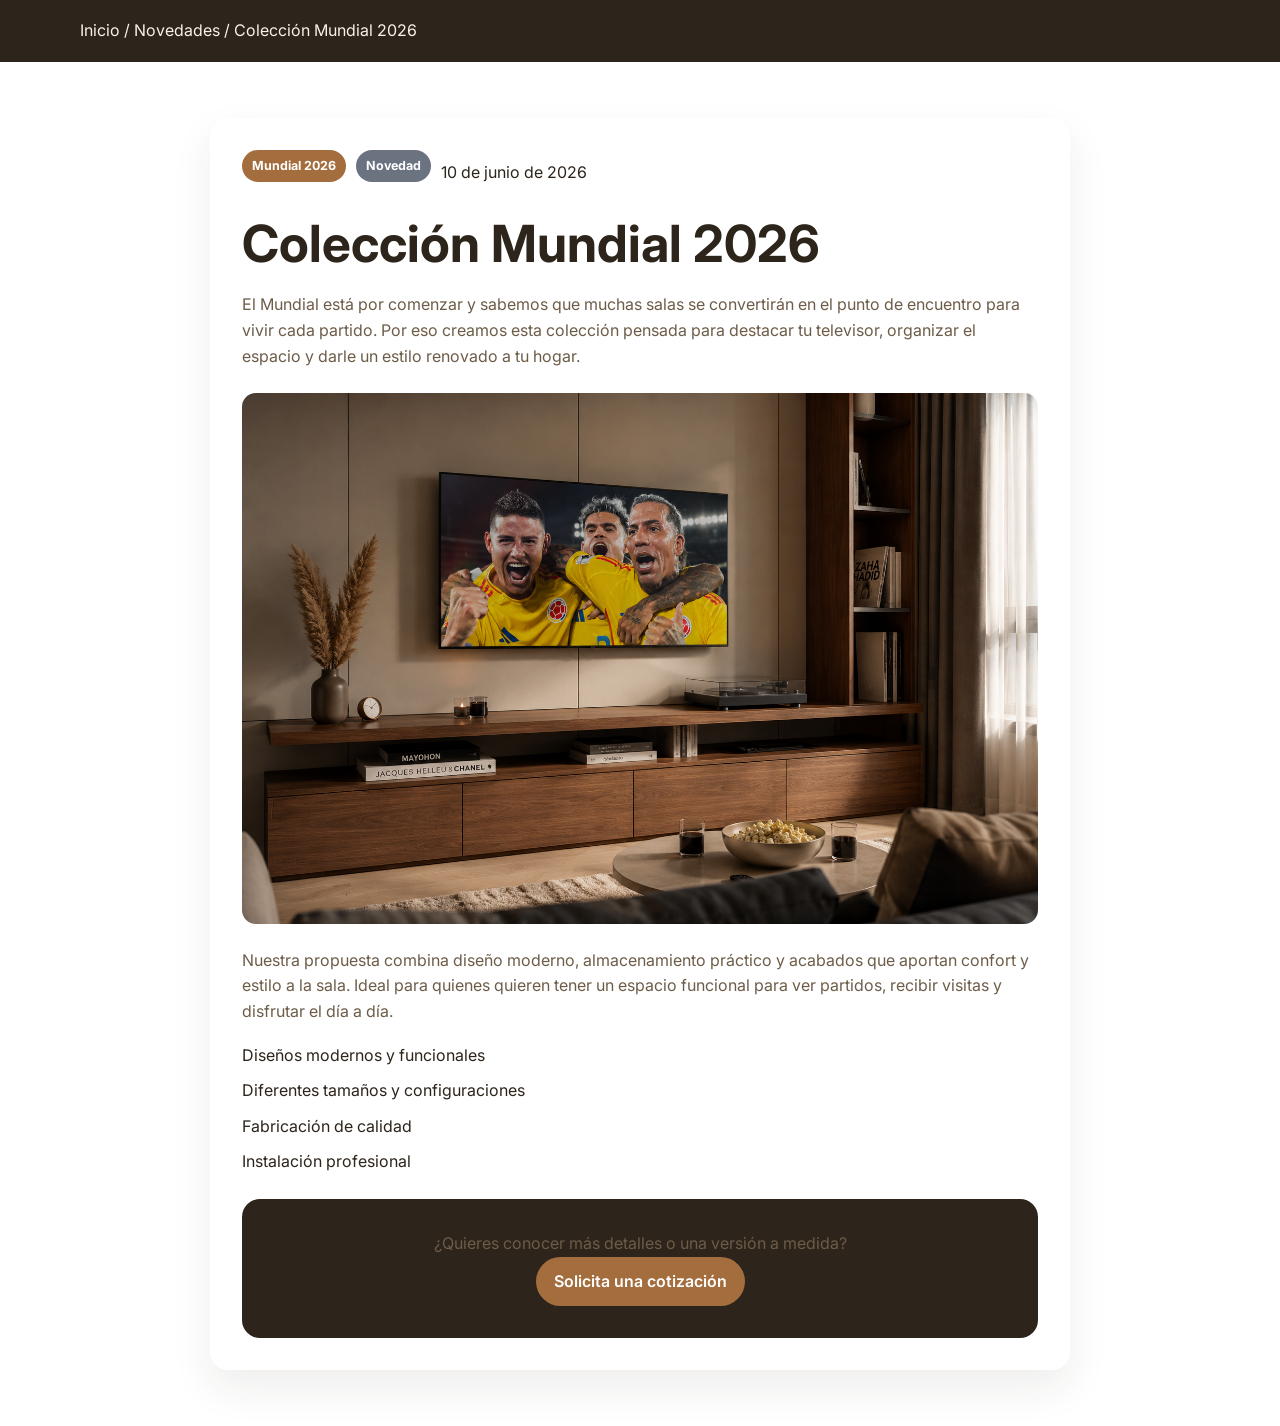
<file: novedades/mundial-2026.html>
<!DOCTYPE html>
<html lang="es">
<head>
  <meta charset="UTF-8" />
  <meta name="viewport" content="width=device-width, initial-scale=1.0" />
  <title>Colección Mundial 2026 — Mayam Muebles</title>
  <meta
    name="description"
    content="Descubre la colección Mundial 2026 de Mayam Muebles para disfrutar cada partido con estilo y confort."
  />
  <link rel="preconnect" href="https://fonts.googleapis.com" />
  <link rel="preconnect" href="https://fonts.gstatic.com" crossorigin />
  <link
    href="https://fonts.googleapis.com/css2?family=Inter:wght@400;500;600;700;800&display=swap"
    rel="stylesheet"
  />
  <link rel="stylesheet" href="../styles.css" />
</head>
<body class="article-shell">
  <div class="article-breadcrumb">
    <div class="container">
      <nav>
        <a href="../index.html">Inicio</a> /
        <a href="../index.html#novedades">Novedades</a> /
        <span>Colección Mundial 2026</span>
      </nav>
    </div>
  </div>

  <main class="article-page">
    <article class="article-card">
      <div class="article-meta">
        <span class="news-tag">Mundial 2026</span>
        <span class="news-tag" style="background:#6b7280">Novedad</span>
        <time>10 de junio de 2026</time>
      </div>
      <h1>Colección Mundial 2026</h1>
      <p>
        El Mundial está por comenzar y sabemos que muchas salas se convertirán en el punto de encuentro
        para vivir cada partido. Por eso creamos esta colección pensada para destacar tu televisor,
        organizar el espacio y darle un estilo renovado a tu hogar.
      </p>
      <img src="../public/novedad-mundial-2026.png" alt="Novedad Mundial 2026" style="margin: 24px 0; border-radius: 14px;" />
      <p>
        Nuestra propuesta combina diseño moderno, almacenamiento práctico y acabados que aportan confort
        y estilo a la sala. Ideal para quienes quieren tener un espacio funcional para ver partidos,
        recibir visitas y disfrutar el día a día.
      </p>
      <ul class="article-features">
        <li>Diseños modernos y funcionales</li>
        <li>Diferentes tamaños y configuraciones</li>
        <li>Fabricación de calidad</li>
        <li>Instalación profesional</li>
      </ul>
      <div class="article-cta">
        <p>¿Quieres conocer más detalles o una versión a medida?</p>
        <a class="btn-primary" href="../index.html#contacto">Solicita una cotización</a>
      </div>
    </article>
  </main>
</body>
</html>
</file>
<file: styles.css>
:root {
  --bg: #f7f3ea;
  --surface: #fffaf2;
  --text: #2d241b;
  --muted: #6d5c48;
  --primary: #a46d3d;
  --primary-dark: #7e5129;
  --border: #e8dcc6;
  --shadow: 0 18px 40px rgba(45, 36, 27, 0.08);
  --footer-bg: #2d241b;
}

* {
  box-sizing: border-box;
  margin: 0;
  padding: 0;
}

html {
  scroll-behavior: smooth;
}

body {
  font-family: 'Inter', sans-serif;
  background: var(--bg);
  color: var(--text);
  line-height: 1.6;
}

img {
  max-width: 100%;
  display: block;
}

a {
  color: inherit;
  text-decoration: none;
}

.container {
  width: min(1120px, 90%);
  margin: 0 auto;
}

.hero {
  background:
    linear-gradient(rgba(45, 36, 27, 0.55), rgba(45, 36, 27, 0.55)),
    url('https://images.unsplash.com/photo-1505693416388-ac5ce068fe85?auto=format&fit=crop&w=1200&q=80') center/cover;
  color: #fff;
  min-height: 620px;
}

.nav {
  display: flex;
  align-items: center;
  justify-content: space-between;
  padding: 24px 0;
}

.logo {
  font-size: 1.1rem;
  font-weight: 700;
  letter-spacing: 0.08em;
  text-transform: uppercase;
}

.nav-links {
  display: flex;
  gap: 18px;
}

.nav-links a {
  color: #f6e9cf;
}

.hero-content {
  display: grid;
  grid-template-columns: 1.3fr 0.9fr;
  gap: 40px;
  align-items: center;
  padding: 90px 0;
}

.eyebrow {
  text-transform: uppercase;
  letter-spacing: 0.18em;
  font-size: 0.78rem;
  font-weight: 700;
  color: var(--primary);
  margin-bottom: 10px;
}

.hero h1 {
  font-size: clamp(2.8rem, 5vw, 4rem);
  line-height: 1;
  margin-bottom: 16px;
}

.hero-text {
  color: #f3e7c7;
  max-width: 56ch;
  margin-bottom: 22px;
}

.btn-primary {
  display: inline-block;
  background: var(--primary);
  color: #fff;
  padding: 12px 18px;
  border-radius: 999px;
  font-weight: 600;
  transition: background 0.2s ease;
  border: 0;
  cursor: pointer;
}

.btn-primary:hover {
  background: var(--primary-dark);
}

.hero-card {
  background: rgba(255, 255, 255, 0.1);
  backdrop-filter: blur(8px);
  border: 1px solid rgba(255, 255, 255, 0.12);
  border-radius: 18px;
  padding: 24px;
}

.hero-card h2 {
  margin-bottom: 10px;
}

.section {
  padding: 80px 0;
}

.section-header {
  margin-bottom: 32px;
}

.section-header h2 {
  font-size: 2rem;
}

.cards {
  display: grid;
  grid-template-columns: repeat(3, 1fr);
  gap: 24px;
}

.card {
  background: var(--surface);
  border-radius: 16px;
  padding: 28px;
  box-shadow: var(--shadow);
}

.news-section {
  background: #f3e7c9;
}

.news-grid {
  display: grid;
  grid-template-columns: 1fr 1fr;
  gap: 32px;
  align-items: center;
}

.news-image-wrap {
  overflow: hidden;
  border-radius: 18px;
  box-shadow: var(--shadow);
}

.news-content {
  background: var(--surface);
  border-radius: 18px;
  padding: 32px;
  box-shadow: var(--shadow);
}

.news-actions {
  display: flex;
  gap: 12px;
  flex-wrap: wrap;
  margin-top: 18px;
}

.btn-secondary {
  display: inline-block;
  background: transparent;
  color: var(--primary);
  padding: 12px 18px;
  border-radius: 999px;
  font-weight: 600;
  border: 1px solid var(--primary);
}

.news-tag {
  display: inline-block;
  background: var(--primary);
  color: #fff;
  padding: 6px 10px;
  border-radius: 999px;
  font-size: 0.78rem;
  font-weight: 700;
  margin-bottom: 14px;
}

.article-shell {
  background: #fff;
  min-height: 100vh;
}

.article-breadcrumb {
  background: #2d241b;
  color: #f7f3ea;
  padding: 18px 0;
}

.article-breadcrumb a {
  color: #f7f3ea;
}

.article-page {
  max-width: 900px;
  margin: 0 auto;
  padding: 56px 20px;
}

.article-meta {
  display: flex;
  align-items: center;
  gap: 10px;
  flex-wrap: wrap;
  margin-bottom: 18px;
}

.article-card {
  background: #fff;
  border-radius: 18px;
  padding: 32px;
  box-shadow: var(--shadow);
}

.article-card h1 {
  font-size: clamp(2rem, 4vw, 3.5rem);
  line-height: 1.15;
  margin-bottom: 20px;
}

.article-card p {
  color: var(--muted);
}

.article-features {
  list-style: none;
  display: grid;
  gap: 10px;
  margin-top: 18px;
}

.article-features li {
  display: flex;
  align-items: center;
  gap: 10px;
}

.article-cta {
  background: var(--footer-bg);
  color: #fff;
  text-align: center;
  padding: 32px;
  border-radius: 18px;
  margin-top: 24px;
}

.about-section {
  background: #efe2c7;
}

.about-grid {
  display: grid;
  grid-template-columns: 1.2fr 0.8fr;
  gap: 32px;
  align-items: center;
}

.about-box {
  background: var(--surface);
  border-radius: 16px;
  padding: 28px;
  box-shadow: var(--shadow);
}

.about-box ul {
  list-style: none;
}

.about-box li::before {
  content: '•';
  color: var(--primary);
  margin-right: 10px;
}

.contact-section {
  text-align: left;
}

.contact-form {
  background: #fff;
  padding: 32px;
  border-radius: 18px;
  box-shadow: var(--shadow);
}

.form-grid {
  display: grid;
  grid-template-columns: repeat(2, 1fr);
  gap: 18px;
}

.form-grid label {
  display: flex;
  flex-direction: column;
  gap: 8px;
  font-size: 0.9rem;
  font-weight: 600;
  color: var(--muted);
}

.form-grid input,
.form-grid select,
.form-grid textarea {
  width: 100%;
  border: 1px solid var(--border);
  background: #fff;
  padding: 12px 14px;
  border-radius: 10px;
  font: inherit;
  color: var(--text);
}

.full-width {
  grid-column: 1 / -1;
}

.footer {
  background: var(--footer-bg);
  color: #f7f3ea;
  padding: 48px 0;
}

.footer-grid {
  display: grid;
  grid-template-columns: 1.6fr 1fr 1fr;
  gap: 32px;
}

.footer h3,
.footer h4 {
  margin-bottom: 12px;
}

.footer ul {
  list-style: none;
}

.footer a {
  color: #f7f3ea;
}

.chat-widget {
  position: fixed;
  right: 18px;
  bottom: 18px;
  z-index: 1000;
  display: flex;
  flex-direction: column;
  align-items: flex-end;
  gap: 10px;
}

.chat-toggle {
  width: 58px;
  height: 58px;
  border: 0;
  border-radius: 999px;
  background: var(--primary);
  color: #fff;
  font-size: 1.4rem;
  cursor: pointer;
  box-shadow: var(--shadow);
}

.chat-toggle.active {
  background: var(--primary-dark);
}

.chat-panel {
  display: none;
  width: min(380px, calc(100vw - 32px));
  height: 560px;
  background: #fff;
  border-radius: 18px;
  overflow: hidden;
  box-shadow: var(--shadow);
}

.chat-panel.open {
  display: block;
}

.chat-panel iframe {
  width: 100%;
  height: 100%;
  border: 0;
}

@media (max-width: 900px) {
  .hero-content,
  .about-grid,
  .news-grid,
  .cards,
  .footer-grid,
  .form-grid {
    grid-template-columns: 1fr;
  }

  .hero {
    min-height: auto;
  }

  .hero-content {
    padding: 60px 0;
  }
}

@media (max-width: 640px) {
  .nav {
    flex-direction: column;
    gap: 12px;
  }

  .nav-links {
    flex-wrap: wrap;
    justify-content: center;
  }

  .hero h1 {
    font-size: 2.6rem;
  }

  .contact-form,
  .news-content {
    padding: 24px;
  }
}
</file>
